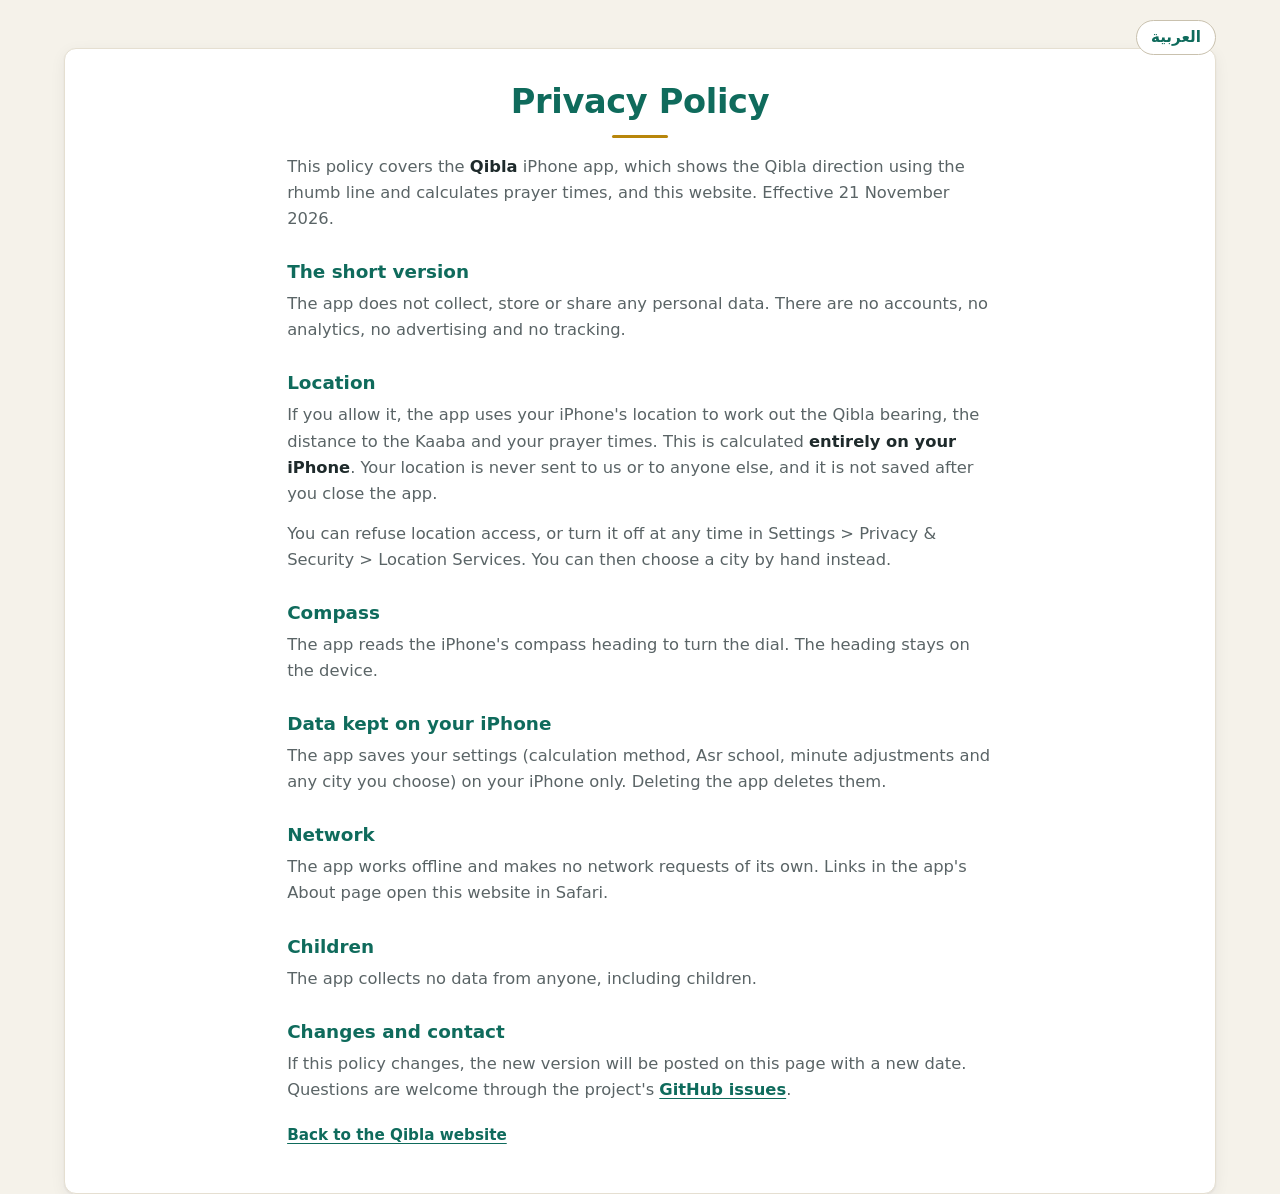
<file: web/privacy/index.html>
<!DOCTYPE html>
<html lang="en">
<head>
    <meta charset="UTF-8">
    <meta name="viewport" content="width=device-width, initial-scale=1.0">
    <link rel="icon" type="image/svg+xml" href="../static/kaaba.svg">
    <link rel="preconnect" href="https://fonts.googleapis.com">
    <link rel="preconnect" href="https://fonts.gstatic.com" crossorigin>
    <link rel="stylesheet" href="https://fonts.googleapis.com/css2?family=Amiri:wght@700&family=Amiri+Quran&family=Cormorant+Garamond:ital,wght@1,500&display=swap">
    <link rel="stylesheet" href="../static/styles.css">
    <title>Privacy Policy · Qibla app</title>
    <link rel="alternate" hreflang="en" href="https://skababji.github.io/qibla_site/privacy/">
    <link rel="alternate" hreflang="ar" href="https://skababji.github.io/qibla_site/ar/privacy/">
</head>
<body>
    <header class="page-header">
        <nav class="lang-switch"><a href="../ar/privacy/" hreflang="ar" lang="ar">العربية</a></nav>
    </header>
    <div class="container">
        <div class="content">
            <h1>Privacy Policy</h1>
            <div class="text-content policy">
                <p>This policy covers the <strong>Qibla</strong> iPhone app, which shows the Qibla direction using the rhumb line and calculates prayer times, and this website. Effective 21 November 2026.</p>

                <h2>The short version</h2>
                <p>The app does not collect, store or share any personal data. There are no accounts, no analytics, no advertising and no tracking.</p>

                <h2>Location</h2>
                <p>If you allow it, the app uses your iPhone's location to work out the Qibla bearing, the distance to the Kaaba and your prayer times. This is calculated <strong>entirely on your iPhone</strong>. Your location is never sent to us or to anyone else, and it is not saved after you close the app.</p>
                <p>You can refuse location access, or turn it off at any time in Settings &gt; Privacy &amp; Security &gt; Location Services. You can then choose a city by hand instead.</p>

                <h2>Compass</h2>
                <p>The app reads the iPhone's compass heading to turn the dial. The heading stays on the device.</p>

                <h2>Data kept on your iPhone</h2>
                <p>The app saves your settings (calculation method, Asr school, minute adjustments and any city you choose) on your iPhone only. Deleting the app deletes them.</p>

                <h2>Network</h2>
                <p>The app works offline and makes no network requests of its own. Links in the app's About page open this website in Safari.</p>

                <h2>Children</h2>
                <p>The app collects no data from anyone, including children.</p>

                <h2>Changes and contact</h2>
                <p>If this policy changes, the new version will be posted on this page with a new date. Questions are welcome through the project's <a href="https://github.com/skababji/qibla_site/issues" target="_blank" rel="noopener">GitHub issues</a>.</p>

                <p class="readme-link"><a href="../">Back to the Qibla website</a></p>
            </div>
        </div>
    </div>
</body>
</html>
</file>
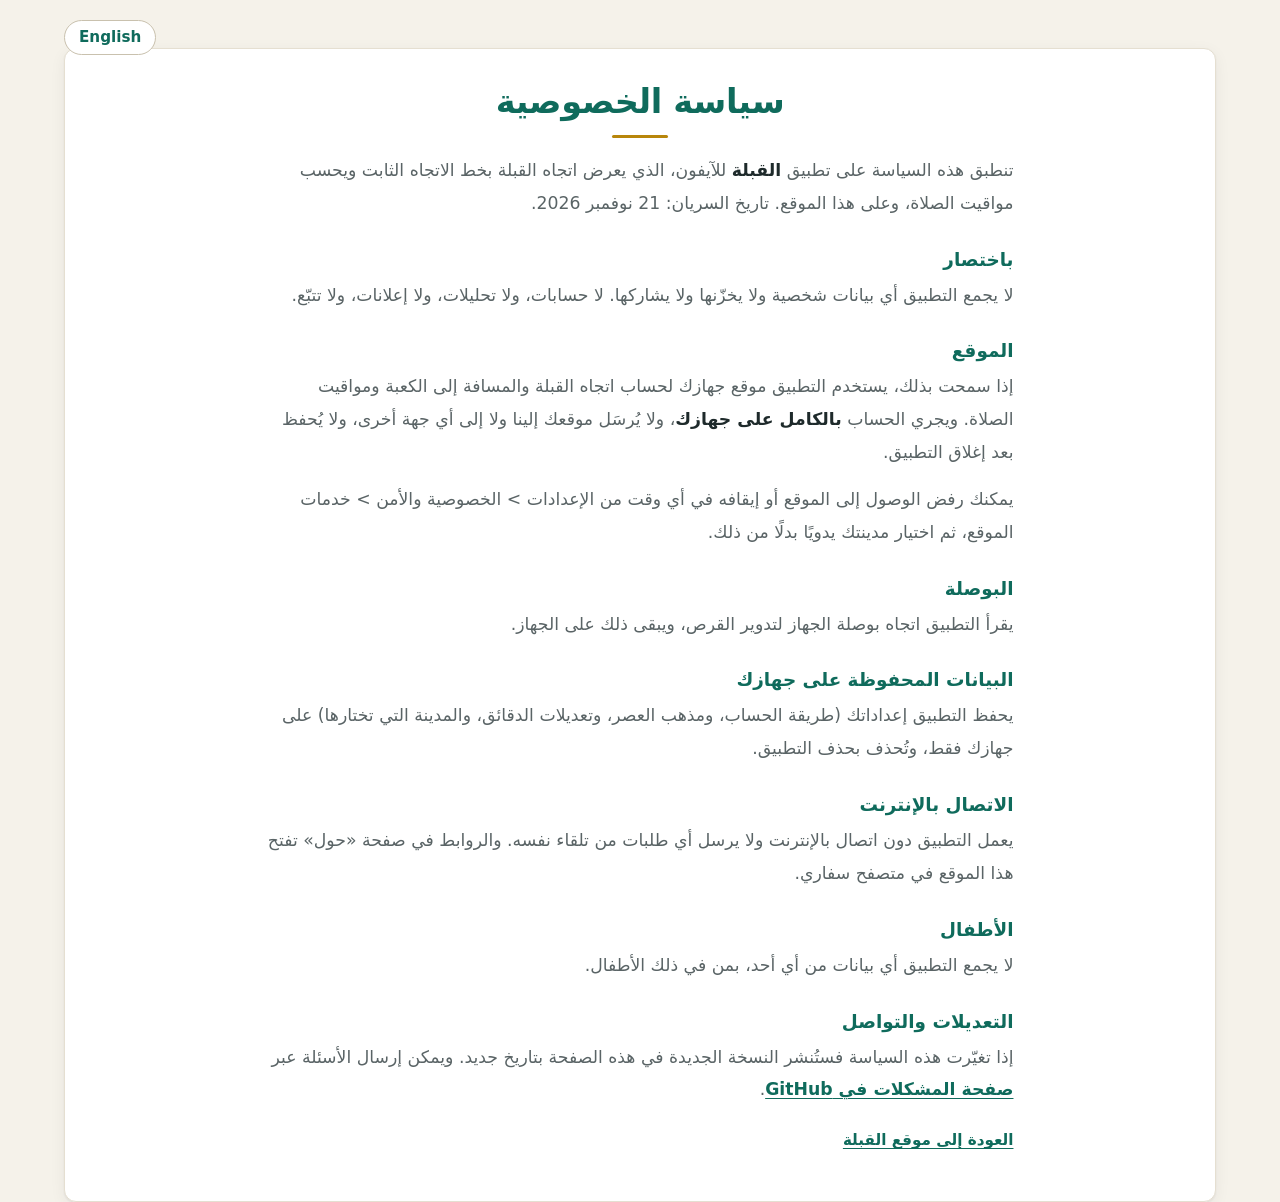
<file: web/ar/privacy/index.html>
<!DOCTYPE html>
<html lang="ar" dir="rtl">
<head>
    <meta charset="UTF-8">
    <meta name="viewport" content="width=device-width, initial-scale=1.0">
    <link rel="icon" type="image/svg+xml" href="../../static/kaaba.svg">
    <link rel="preconnect" href="https://fonts.googleapis.com">
    <link rel="preconnect" href="https://fonts.gstatic.com" crossorigin>
    <link rel="stylesheet" href="https://fonts.googleapis.com/css2?family=Amiri:wght@700&family=Amiri+Quran&family=Cormorant+Garamond:ital,wght@1,500&display=swap">
    <link rel="stylesheet" href="../../static/styles.css">
    <title>سياسة الخصوصية · تطبيق القبلة</title>
    <link rel="alternate" hreflang="en" href="https://skababji.github.io/qibla_site/privacy/">
    <link rel="alternate" hreflang="ar" href="https://skababji.github.io/qibla_site/ar/privacy/">
</head>
<body>
    <header class="page-header">
        <nav class="lang-switch"><a href="../../privacy/" hreflang="en" lang="en">English</a></nav>
    </header>
    <div class="container">
        <div class="content">
            <h1>سياسة الخصوصية</h1>
            <div class="text-content policy">
                <p>تنطبق هذه السياسة على تطبيق <strong>القبلة</strong> للآيفون، الذي يعرض اتجاه القبلة بخط الاتجاه الثابت ويحسب مواقيت الصلاة، وعلى هذا الموقع. تاريخ السريان: 21 نوفمبر 2026.</p>

                <h2>باختصار</h2>
                <p>لا يجمع التطبيق أي بيانات شخصية ولا يخزّنها ولا يشاركها. لا حسابات، ولا تحليلات، ولا إعلانات، ولا تتبّع.</p>

                <h2>الموقع</h2>
                <p>إذا سمحت بذلك، يستخدم التطبيق موقع جهازك لحساب اتجاه القبلة والمسافة إلى الكعبة ومواقيت الصلاة. ويجري الحساب <strong>بالكامل على جهازك</strong>، ولا يُرسَل موقعك إلينا ولا إلى أي جهة أخرى، ولا يُحفظ بعد إغلاق التطبيق.</p>
                <p>يمكنك رفض الوصول إلى الموقع أو إيقافه في أي وقت من الإعدادات &gt; الخصوصية والأمن &gt; خدمات الموقع، ثم اختيار مدينتك يدويًا بدلًا من ذلك.</p>

                <h2>البوصلة</h2>
                <p>يقرأ التطبيق اتجاه بوصلة الجهاز لتدوير القرص، ويبقى ذلك على الجهاز.</p>

                <h2>البيانات المحفوظة على جهازك</h2>
                <p>يحفظ التطبيق إعداداتك (طريقة الحساب، ومذهب العصر، وتعديلات الدقائق، والمدينة التي تختارها) على جهازك فقط، وتُحذف بحذف التطبيق.</p>

                <h2>الاتصال بالإنترنت</h2>
                <p>يعمل التطبيق دون اتصال بالإنترنت ولا يرسل أي طلبات من تلقاء نفسه. والروابط في صفحة «حول» تفتح هذا الموقع في متصفح سفاري.</p>

                <h2>الأطفال</h2>
                <p>لا يجمع التطبيق أي بيانات من أي أحد، بمن في ذلك الأطفال.</p>

                <h2>التعديلات والتواصل</h2>
                <p>إذا تغيّرت هذه السياسة فستُنشر النسخة الجديدة في هذه الصفحة بتاريخ جديد. ويمكن إرسال الأسئلة عبر <a href="https://github.com/skababji/qibla_site/issues" target="_blank" rel="noopener">صفحة المشكلات في GitHub</a>.</p>

                <p class="readme-link"><a href="../">العودة إلى موقع القبلة</a></p>
            </div>
        </div>
    </div>
</body>
</html>
</file>
<file: web/static/styles.css>
/* ---------- Colour tokens ---------- */
:root {
    --bg: #f5f2ea;
    --surface: #ffffff;
    --surface-2: #faf7f0;
    --ink: #1e2a2b;
    --muted: #5a6466;
    --line: #e5dfd1;
    --line-strong: #c9c1ae;

    --accent: #0f6b5c;        /* deep green: buttons, headings */
    --accent-hover: #0a5246;
    --accent-ink: #ffffff;
    --gold: #b8860b;          /* Kaaba band */

    --rhumb: #12806d;         /* rhumb line */
    --rhumb-soft: #e3f2ee;
    --gc: #c0583f;            /* great circle */
    --gc-soft: #f8e7e2;

    --shadow: 0 1px 2px rgba(30, 42, 43, 0.06), 0 4px 16px rgba(30, 42, 43, 0.06);
    --radius: 12px;

    color-scheme: light;
}

@media (prefers-color-scheme: dark) {
    :root:not([data-theme="light"]) {
        --bg: #121817;
        --surface: #1b2322;
        --surface-2: #212a29;
        --ink: #e8ece9;
        --muted: #a3aeab;
        --line: #2e3937;
        --line-strong: #46534f;

        --accent: #3fb59c;
        --accent-hover: #5cc8b0;
        --accent-ink: #0d1514;
        --gold: #e0b34a;

        --rhumb: #47c2a6;
        --rhumb-soft: #1d3530;
        --gc: #e57f66;
        --gc-soft: #3a2621;

        --shadow: 0 1px 2px rgba(0, 0, 0, 0.3), 0 4px 16px rgba(0, 0, 0, 0.25);
        color-scheme: dark;
    }
}

:root[data-theme="dark"] {
    --bg: #121817;
    --surface: #1b2322;
    --surface-2: #212a29;
    --ink: #e8ece9;
    --muted: #a3aeab;
    --line: #2e3937;
    --line-strong: #46534f;

    --accent: #3fb59c;
    --accent-hover: #5cc8b0;
    --accent-ink: #0d1514;
    --gold: #e0b34a;

    --rhumb: #47c2a6;
    --rhumb-soft: #1d3530;
    --gc: #e57f66;
    --gc-soft: #3a2621;

    --shadow: 0 1px 2px rgba(0, 0, 0, 0.3), 0 4px 16px rgba(0, 0, 0, 0.25);
    color-scheme: dark;
}

/* ---------- Base ---------- */
*, *::before, *::after {
    box-sizing: border-box;
}

body {
    font-family: system-ui, -apple-system, "Segoe UI", Roboto, "Helvetica Neue", Arial, sans-serif;
    background-color: var(--bg);
    color: var(--ink);
    margin: 0;
    padding: 0;
    line-height: 1.6;
    -webkit-font-smoothing: antialiased;
}

h1, h2, h3 {
    color: var(--ink);
    text-align: center;
    line-height: 1.25;
    margin: 0 0 16px;
}

h1 {
    font-size: clamp(1.6rem, 1.2rem + 1.5vw, 2.1rem);
    color: var(--accent);
    letter-spacing: -0.01em;
}

h1::after {
    content: "";
    display: block;
    width: 56px;
    height: 3px;
    margin: 12px auto 0;
    border-radius: 2px;
    background: var(--gold);
}

p {
    color: var(--muted);
    margin: 0 0 14px;
}

a {
    color: var(--accent);
    text-decoration: none;
}

a:hover {
    text-decoration: underline;
}

em, strong {
    color: var(--ink);
}

/* ---------- Top section: essay + calculator ---------- */
.container {
    display: flex;
    flex-direction: column;
    gap: 24px;
    max-width: 1200px;
    margin: 0 auto;
    padding: 32px 24px 0;
}

.content,
.sidebar {
    background-color: var(--surface);
    border: 1px solid var(--line);
    border-radius: var(--radius);
    box-shadow: var(--shadow);
    padding: 32px;
}

.content,
.sidebar {
    min-width: 0;
}

/* Country, city and button sit in one row on wide screens */
.calc-form {
    display: flex;
    flex-wrap: wrap;
    justify-content: center;
    gap: 12px;
    max-width: 900px;
    margin: 0 auto;
}

.calc-form select {
    flex: 1 1 240px;
    max-width: 340px;
    margin: 0;
}

.calc-form .button-container {
    flex: 0 0 auto;
}

.calc-form button {
    width: auto;
    height: 100%;
    padding: 12px 28px;
}

.sidebar h1 {
    font-size: 1.35rem;
}

.text-content {
    font-size: 1.02rem;
    max-width: 68ch;
    margin: 0 auto;
}

.verse {
    font-family: "Amiri", "Geeza Pro", "Traditional Arabic", serif;
    font-size: 1.35em;
    font-weight: 700;
    color: var(--accent);
    white-space: nowrap;
}

.readme-link {
    margin-top: 20px;
    font-size: 0.95rem;
}

.text-content a {
    font-weight: 600;
    text-decoration: underline;
    text-decoration-thickness: 1px;
    text-underline-offset: 3px;
}

#signature {
    text-align: end;
    margin-top: 24px;
    padding-top: 16px;
    border-top: 1px solid var(--line);
}

.freestyle-element {
    font-family: 'Freestyle Script', 'Apple Chancery', cursive;
    font-size: 24px;
    line-height: 1.4;
    color: var(--ink);
}

/* ---------- Form controls ---------- */
select {
    display: block;
    width: 100%;
    padding: 12px 14px;
    margin: 0 0 16px;
    font: inherit;
    font-size: 1rem;
    color: var(--ink);
    background-color: var(--surface-2);
    border: 1px solid var(--line-strong);
    border-radius: 8px;
    /* Same look on iPhone Safari as elsewhere (Safari ignores padding on native selects) */
    -webkit-appearance: none;
    appearance: none;
    min-height: 48px;
    padding-inline-end: 40px;
    background-image: url("data:image/svg+xml,%3Csvg xmlns='http://www.w3.org/2000/svg' width='12' height='8' viewBox='0 0 12 8'%3E%3Cpath d='M1 1l5 5 5-5' fill='none' stroke='%23888f8c' stroke-width='2' stroke-linecap='round' stroke-linejoin='round'/%3E%3C/svg%3E");
    background-repeat: no-repeat;
    background-position: right 14px center;
}

select:focus,
button:focus-visible,
#bearingSlider:focus-visible {
    outline: 3px solid color-mix(in srgb, var(--accent) 35%, transparent);
    outline-offset: 2px;
}

.button-container {
    display: flex;
    justify-content: center;
}

button {
    width: 100%;
    background-color: var(--accent);
    color: var(--accent-ink);
    border: none;
    padding: 12px 20px;
    cursor: pointer;
    font: inherit;
    font-size: 1rem;
    font-weight: 600;
    border-radius: 8px;
    transition: background-color 0.15s ease;
}

button:hover {
    background-color: var(--accent-hover);
}

#results {
    margin-top: 20px;
    font-size: 0.92rem;
    color: var(--muted);
    text-align: center;
}

#results:empty {
    display: none;
}

/* ---------- Comparison section ---------- */
.compass-title-container {
    max-width: 1200px;
    margin: 48px auto 16px;
    padding: 0 24px;
    text-align: center;
}

.compass-title-container h2 {
    font-size: clamp(1.25rem, 1rem + 1vw, 1.6rem);
    margin: 0;
}

.compass-container {
    display: grid;
    grid-template-columns: repeat(2, minmax(0, 1fr));
    gap: 24px;
    max-width: 1200px;
    margin: 0 auto;
    padding: 0 24px;
}

.compass-content {
    display: flex;
    flex-direction: column;
    align-items: center;
    gap: 16px;
    background-color: var(--surface);
    border: 1px solid var(--line);
    border-top: 4px solid var(--route, var(--accent));
    border-radius: var(--radius);
    box-shadow: var(--shadow);
    padding: 24px;
    min-width: 0;
}

.route-rhumb {
    --route: var(--rhumb);
    --route-soft: var(--rhumb-soft);
}

.route-gc {
    --route: var(--gc);
    --route-soft: var(--gc-soft);
}

.compass {
    width: 100%;
    text-align: center;
}

.compass h2 {
    color: var(--route);
    margin-bottom: 8px;
}

/* Correct / Not correct label under each method's title */
.verdict {
    display: inline-flex;
    flex-wrap: wrap;
    justify-content: center;
    align-items: center;
    gap: 4px 8px;
    margin: 0 0 12px;
    padding: 5px 14px 5px 6px;
    border-radius: 999px;
    background: var(--route-soft);
    color: var(--route);
    font-size: 0.95rem;
    font-weight: 700;
    letter-spacing: 0.01em;
}

.verdict-main {
    display: inline-flex;
    align-items: center;
    gap: 8px;
}

.verdict-reason {
    padding-inline-start: 9px;
    border-inline-start: 1px solid color-mix(in srgb, currentColor 35%, transparent);
    font-weight: 500;
    color: var(--ink);
    opacity: 0.8;
}

/* Narrow screens: put the reason on its own line instead of wrapping awkwardly */
@media (max-width: 480px) {
    .verdict {
        display: flex;
        flex-direction: column;
        width: fit-content;
        margin-left: auto;
        margin-right: auto;
        gap: 2px;
        padding: 6px 16px 7px;
        border-radius: 14px;
    }

    .verdict-main {
        display: inline-flex;
        align-items: center;
        gap: 8px;
    }

    .verdict-reason {
        padding-inline-start: 0;
        border-inline-start: none;
        font-size: 0.88rem;
    }
}

.verdict-icon {
    display: inline-grid;
    place-items: center;
    width: 22px;
    height: 22px;
    border-radius: 50%;
    background: var(--route);
    color: var(--surface);
    font-size: 0.85rem;
    line-height: 1;
}

.compass canvas {
    display: block;
    width: 100%;
    max-width: 340px;
    height: auto;
    margin: 0 auto;
}

.results-content {
    width: 100%;
    background-color: var(--route-soft);
    border-radius: 10px;
    padding: 16px 20px;
}

.results-content h3 {
    font-size: 0.8rem;
    text-transform: uppercase;
    letter-spacing: 0.08em;
    color: var(--route);
    margin-bottom: 10px;
}

.results-content p {
    margin: 0;
}

.stats {
    display: flex;
    flex-wrap: wrap;
    justify-content: center;
    gap: 12px 32px;
    margin: 0;
}

.stats div {
    text-align: center;
}

.stats dt {
    font-size: 0.82rem;
    color: var(--muted);
}

.stats dd {
    margin: 0;
    font-size: 1.5rem;
    font-weight: 700;
    color: var(--ink);
    font-variant-numeric: tabular-nums;
}

.stats dd small {
    font-size: 0.6em;
    font-weight: 600;
    color: var(--route);
}

.note-text {
    margin: 0;
    font-size: 0.88rem;
    color: var(--muted);
    text-align: center;
}

/* ---------- Animation switch ---------- */
.view-switch {
    display: inline-flex;
    align-items: center;
    gap: 10px;
    margin-top: 14px;
    cursor: pointer;
    font-size: 0.95rem;
    font-weight: 600;
    color: var(--ink);
    user-select: none;
}

.view-switch[hidden] {
    display: none;
}

.view-switch input {
    position: absolute;
    opacity: 0;
    width: 1px;
    height: 1px;
}

.switch-track {
    position: relative;
    width: 44px;
    height: 26px;
    flex: none;
    border-radius: 13px;
    background: var(--line-strong);
    transition: background-color 0.2s ease;
}

.switch-thumb {
    position: absolute;
    top: 3px;
    left: 3px;
    width: 20px;
    height: 20px;
    border-radius: 50%;
    background: var(--surface);
    box-shadow: 0 1px 3px rgba(0, 0, 0, 0.3);
    transition: transform 0.2s ease;
}

.view-switch input:checked + .switch-track {
    background: var(--accent);
}

.view-switch input:checked + .switch-track .switch-thumb {
    transform: translateX(18px);
}

.view-switch input:focus-visible + .switch-track {
    outline: 3px solid color-mix(in srgb, var(--accent) 35%, transparent);
    outline-offset: 2px;
}

/* ---------- Route animation ---------- */
.route-anim {
    display: none;
}

.route-anim canvas {
    display: block;
    width: 100%;
    max-width: 340px;
    height: auto;
    margin: 0 auto;
}

.anim-readout {
    margin: 8px 0 0;
    font-size: 0.95rem;
    font-weight: 600;
    color: var(--ink);
    font-variant-numeric: tabular-nums;
    min-height: 1.6em;
}

.mode-animation .route-anim {
    display: block;
}

.mode-animation #compass1,
.mode-animation #compass2,
.mode-animation .note-text,
.mode-animation .bearing-slider-container {
    display: none !important;
}

/* ---------- Slider ---------- */
.bearing-slider-container {
    display: none; /* shown after a calculation */
}

.bearing-slider-container.show {
    display: block;
    max-width: 1152px;
    margin: 24px auto 48px;
    padding: 24px 32px;
    background-color: var(--surface);
    border: 1px solid var(--line);
    border-radius: var(--radius);
    box-shadow: var(--shadow);
    text-align: center;
}

.bearing-slider-container h3 {
    font-size: 1rem;
    font-weight: 600;
    max-width: 70ch;
    margin: 0 auto 20px;
}

.slider-labels {
    display: flex;
    justify-content: space-between;
    align-items: center;
    gap: 12px;
    margin-bottom: 10px;
}

.slider-label {
    font-size: 0.92rem;
    font-weight: 600;
    color: var(--ink);
}

.slider-label img {
    display: block;
    height: 36px;
    width: auto;
}

#bearingSlider {
    -webkit-appearance: none;
    appearance: none;
    display: block;
    width: 100%;
    height: 8px;
    margin: 0;
    border-radius: 4px;
    background: linear-gradient(90deg, var(--gc-soft), var(--gc));
    cursor: pointer;
}

#bearingSlider::-webkit-slider-thumb {
    -webkit-appearance: none;
    appearance: none;
    width: 22px;
    height: 22px;
    border-radius: 50%;
    background: var(--gold);
    border: 3px solid var(--surface);
    box-shadow: 0 1px 4px rgba(0, 0, 0, 0.3);
}

#bearingSlider::-moz-range-thumb {
    width: 16px;
    height: 16px;
    border-radius: 50%;
    background: var(--gold);
    border: 3px solid var(--surface);
    box-shadow: 0 1px 4px rgba(0, 0, 0, 0.3);
}

/* ---------- Small screens ---------- */
@media (max-width: 860px) {
    .container {
        padding: 16px 16px 0;
        gap: 16px;
    }

    .calc-form {
        flex-direction: column;
    }

    .calc-form select {
        flex: none;
        max-width: none;
    }

    .calc-form button {
        width: 100%;
    }

    .content,
    .sidebar {
        padding: 24px 20px;
    }

    .compass-title-container {
        margin-top: 32px;
        padding: 0 16px;
    }

    .compass-container {
        grid-template-columns: minmax(0, 1fr);
        gap: 16px;
        padding: 0 16px;
    }

    .bearing-slider-container.show {
        margin: 16px 16px 32px;
        padding: 20px;
    }

    .verse {
        white-space: normal;
    }
}

/* ---------- Page header: Basmala and language link ---------- */
.page-header {
    position: relative;
    max-width: 1200px;
    margin: 0 auto;
    padding: 28px 24px 4px;
    text-align: center;
}

.basmala {
    margin: 0;
    font-family: "Amiri Quran", "Amiri", "Geeza Pro", "Traditional Arabic", serif;
    font-size: clamp(2rem, 1.4rem + 2.6vw, 3.1rem);
    line-height: 1.7;
    padding-bottom: 0.3em;  /* room for the deep descenders of the Quranic script */
    color: var(--accent);
    white-space: nowrap;
}

.basmala-translation {
    margin: 2px 0 0;
    font-family: "Cormorant Garamond", "Iowan Old Style", Georgia, serif;
    font-style: italic;
    font-weight: 500;
    font-size: clamp(1.05rem, 0.95rem + 0.5vw, 1.35rem);
    letter-spacing: 0.02em;
    color: var(--muted);
}

.lang-switch {
    position: absolute;
    top: 20px;
    inset-inline-end: 24px;
}

.lang-switch a {
    display: inline-block;
    padding: 6px 14px;
    border: 1px solid var(--line-strong);
    border-radius: 999px;
    background: var(--surface);
    color: var(--accent);
    font-family: system-ui, -apple-system, "Segoe UI", sans-serif;
    font-weight: 600;
    font-size: 0.95rem;
    line-height: 1.4;
}

.lang-switch a:hover {
    text-decoration: none;
    border-color: var(--accent);
}

.page-header + .container {
    padding-top: 16px;
}

/* Phones: language link on its own row so it never overlaps the Basmala */
@media (max-width: 860px) {
    .page-header {
        padding: 12px 16px 0;
    }

    .lang-switch {
        position: static;
        text-align: end;
        margin-bottom: 4px;
    }

    .page-header + .container {
        padding-top: 8px;
    }
}

/* ---------- Arabic (right-to-left) page ---------- */
:lang(ar) body,
body:lang(ar) {
    font-family: "IBM Plex Sans Arabic", system-ui, -apple-system, "Segoe UI", Tahoma, sans-serif;
}

:lang(ar) .text-content {
    font-size: 1.08rem;
    line-height: 1.9;
}

#signature.signature-ar {
    font-family: "Amiri", "Geeza Pro", serif;
    font-size: 23px;
    line-height: 1.7;
}

[dir="rtl"] select {
    background-position: left 14px center;
}

[dir="rtl"] .switch-thumb {
    left: auto;
    right: 3px;
}

[dir="rtl"] .view-switch input:checked + .switch-track .switch-thumb {
    transform: translateX(-18px);
}

/* The route runs from the city (right) to the Kaaba (left) */
[dir="rtl"] #bearingSlider {
    background: linear-gradient(270deg, var(--gc-soft), var(--gc));
}

[dir="rtl"] .results-content h3 {
    letter-spacing: 0;
}

/* ---------- Debates links and pop-up windows ---------- */
.debates-nav {
    display: flex;
    flex-wrap: wrap;
    justify-content: center;
    align-items: center;
    gap: 8px 10px;
    max-width: 68ch;
    margin: -4px auto 24px;
    font-size: 0.95rem;
    color: var(--muted);
}

.debates-nav a {
    padding: 4px 12px;
    border-radius: 999px;
    background: var(--rhumb-soft);
    color: var(--accent);
    font-weight: 600;
    text-decoration: none;
}

.debates-nav a:hover {
    background: color-mix(in srgb, var(--accent) 18%, var(--surface));
    text-decoration: none;
}

dialog.popup {
    width: min(640px, calc(100% - 32px));
    max-height: min(85vh, 760px);
    padding: 0;
    border: 1px solid var(--line);
    border-radius: var(--radius);
    background: var(--surface);
    color: var(--ink);
    box-shadow: 0 20px 60px rgba(0, 0, 0, 0.3);
    overflow: hidden;
}

dialog.popup::backdrop {
    background: rgba(15, 20, 20, 0.5);
    backdrop-filter: blur(2px);
}

body:has(dialog.popup[open]) {
    overflow: hidden;
}

.popup-body {
    position: relative;
    max-height: inherit;
    overflow-y: auto;
    padding: 28px 32px 24px;
    line-height: 1.9;
}

.popup-body h2:focus {
    outline: none;
}

.popup-body h2 {
    margin: 0 0 18px;
    padding-inline-end: 36px;
    color: var(--accent);
    font-size: 1.35rem;
}

.popup-body p {
    margin: 0 0 14px;
    color: var(--ink);
}

.popup-debate .popup-body p:first-of-type {
    font-weight: 600;
}

/* Articles are longer: a little wider */
dialog.popup-article {
    width: min(760px, calc(100% - 32px));
}

.popup-body .debate-branch {
    padding-inline-start: 14px;
    border-inline-start: 3px solid var(--line-strong);
    color: var(--muted);
}

.popup-close {
    position: absolute;
    top: 16px;
    inset-inline-end: 16px;
    width: 36px;
    height: 36px;
    padding: 0;
    border-radius: 50%;
    background: var(--surface-2);
    color: var(--ink);
    font-size: 1.4rem;
    line-height: 1;
    border: 1px solid var(--line);
}

.popup-close:hover {
    background: var(--line);
}

@media (max-width: 860px) {
    .popup-body {
        padding: 24px 20px 20px;
    }
}

/* ---------- iPhone app promo ---------- */
.app-promo {
    display: flex;
    align-items: center;
    gap: 16px;
    margin: 24px 0;
    padding: 16px;
    background: var(--surface-2);
    border: 1px solid var(--line);
    border-radius: var(--radius);
}

.app-promo img {
    flex: none;
    width: 64px;
    height: 64px;
    border-radius: 14px;
}

.app-promo p {
    margin: 0;
}

.app-promo-title {
    font-weight: 600;
    color: var(--accent);
    margin-bottom: 4px !important;
}

/* ---------- Privacy policy pages ---------- */
.policy h2 {
    font-size: 1.15rem;
    text-align: start;
    color: var(--accent);
    margin: 28px 0 8px;
}
</file>
